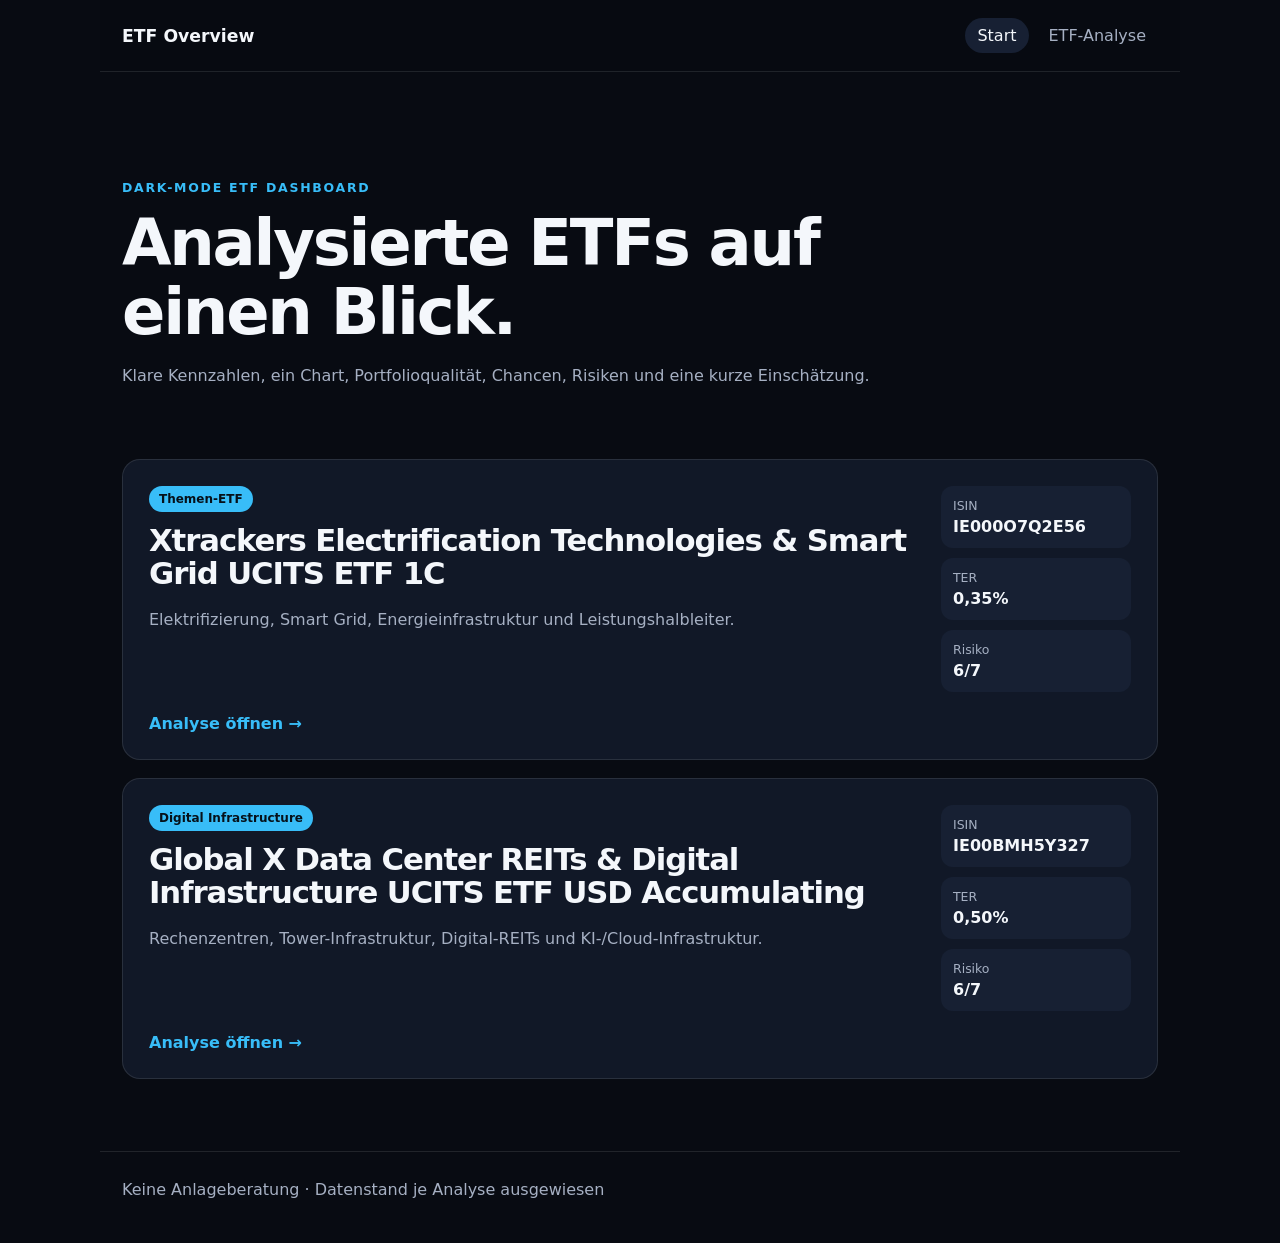
<file: index.html>
<!doctype html>
<html lang="de">
<head>
  <meta charset="utf-8" />
  <meta name="viewport" content="width=device-width, initial-scale=1" />
  <title>ETF Overview</title>
  <meta name="description" content="Einfache Dark-Mode-Übersicht zu analysierten ETFs." />
  <link rel="stylesheet" href="styles.css" />
</head>
<body>
  <header class="topbar">
    <a class="logo" href="index.html">ETF Overview</a>
    <nav>
      <a class="active" href="index.html">Start</a>
      <a href="etf.html">ETF-Analyse</a>
    </nav>
  </header>

  <main class="container">
    <section class="hero-simple">
      <p class="kicker">Dark-Mode ETF Dashboard</p>
      <h1>Analysierte ETFs auf einen Blick.</h1>
      <p>Klare Kennzahlen, ein Chart, Portfolioqualität, Chancen, Risiken und eine kurze Einschätzung.</p>
    </section>

    <section class="card-list" aria-label="Analysierte ETFs">
      <a class="etf-tile" href="etf.html">
        <div>
          <span class="tag">Themen-ETF</span>
          <h2>Xtrackers Electrification Technologies & Smart Grid UCITS ETF 1C</h2>
          <p>Elektrifizierung, Smart Grid, Energieinfrastruktur und Leistungshalbleiter.</p>
        </div>
        <dl class="tile-facts">
          <div><dt>ISIN</dt><dd>IE000O7Q2E56</dd></div>
          <div><dt>TER</dt><dd>0,35%</dd></div>
          <div><dt>Risiko</dt><dd>6/7</dd></div>
        </dl>
        <span class="open-link">Analyse öffnen →</span>
      </a>

      <a class="etf-tile" href="data-center.html">
        <div>
          <span class="tag">Digital Infrastructure</span>
          <h2>Global X Data Center REITs & Digital Infrastructure UCITS ETF USD Accumulating</h2>
          <p>Rechenzentren, Tower-Infrastruktur, Digital-REITs und KI-/Cloud-Infrastruktur.</p>
        </div>
        <dl class="tile-facts">
          <div><dt>ISIN</dt><dd>IE00BMH5Y327</dd></div>
          <div><dt>TER</dt><dd>0,50%</dd></div>
          <div><dt>Risiko</dt><dd>6/7</dd></div>
        </dl>
        <span class="open-link">Analyse öffnen →</span>
      </a>
    </section>
  </main>

  <footer class="footer">Keine Anlageberatung · Datenstand je Analyse ausgewiesen</footer>
</body>
</html>
</file>
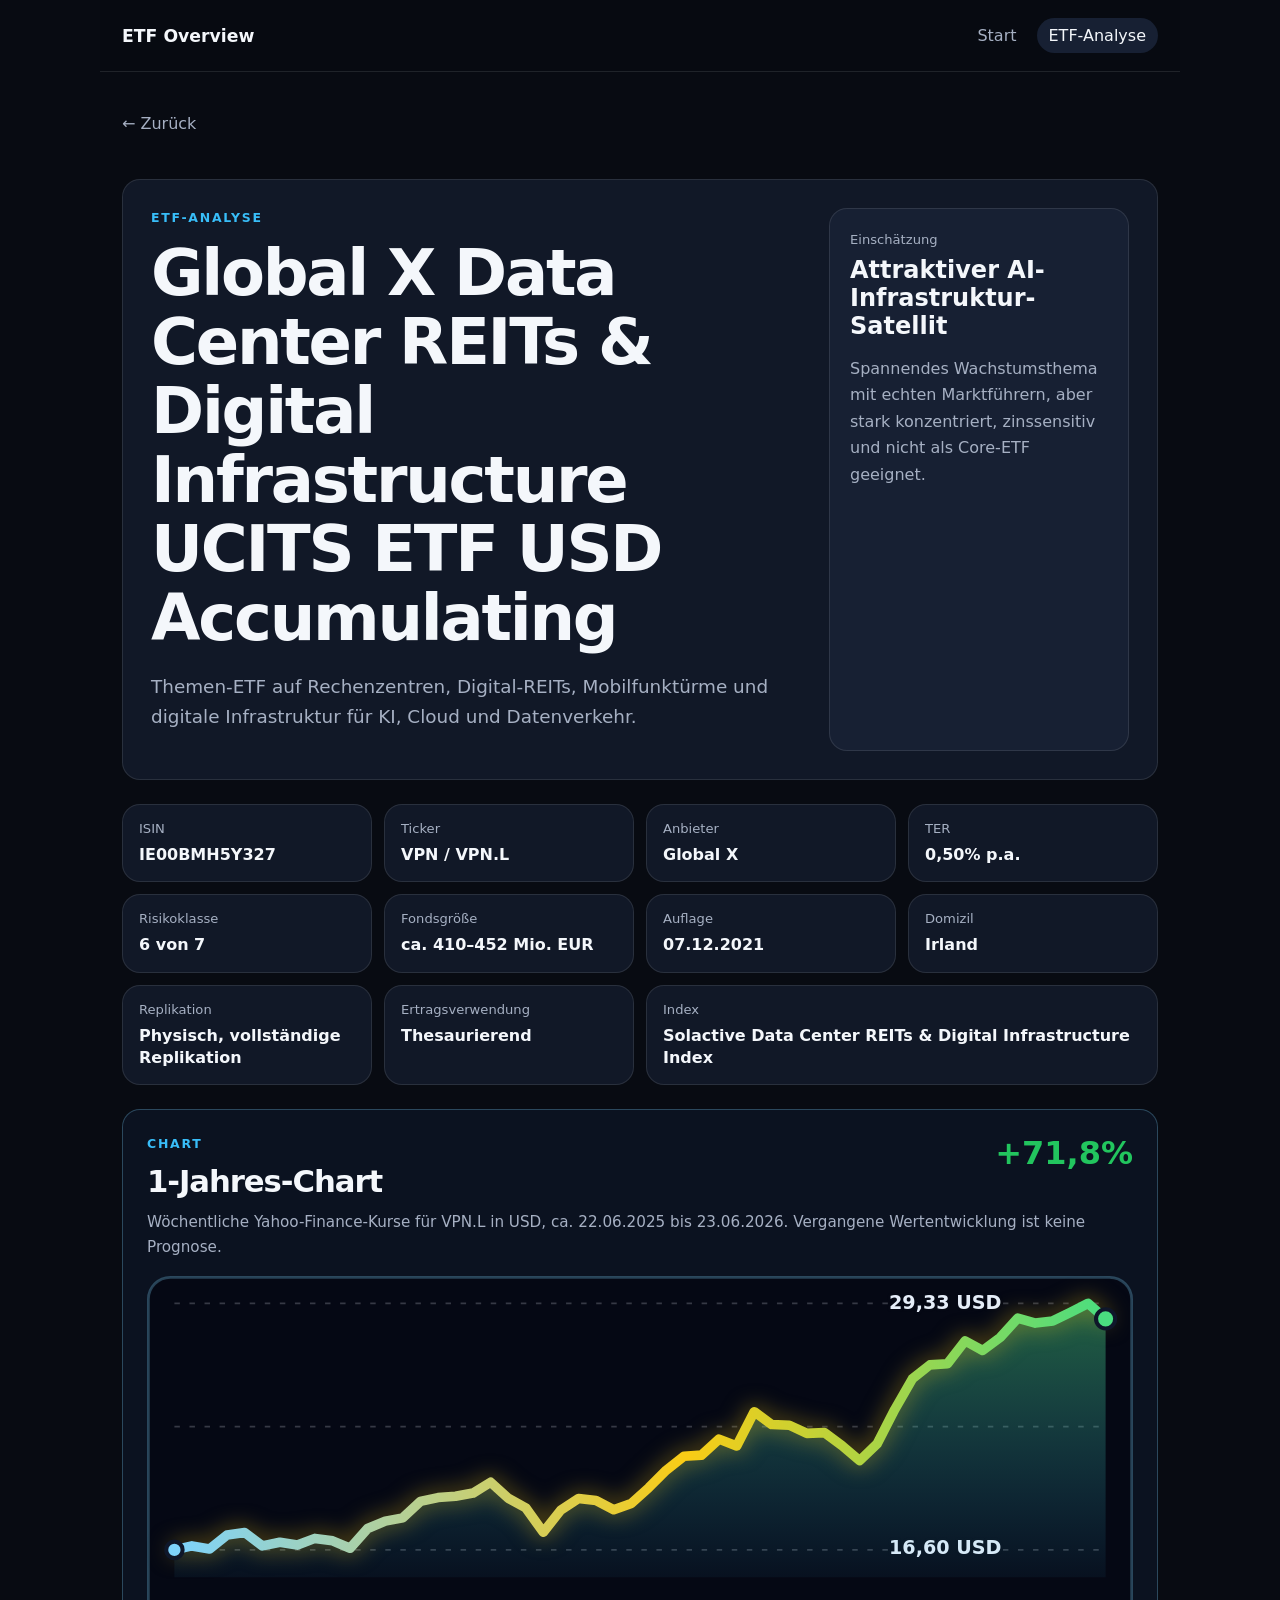
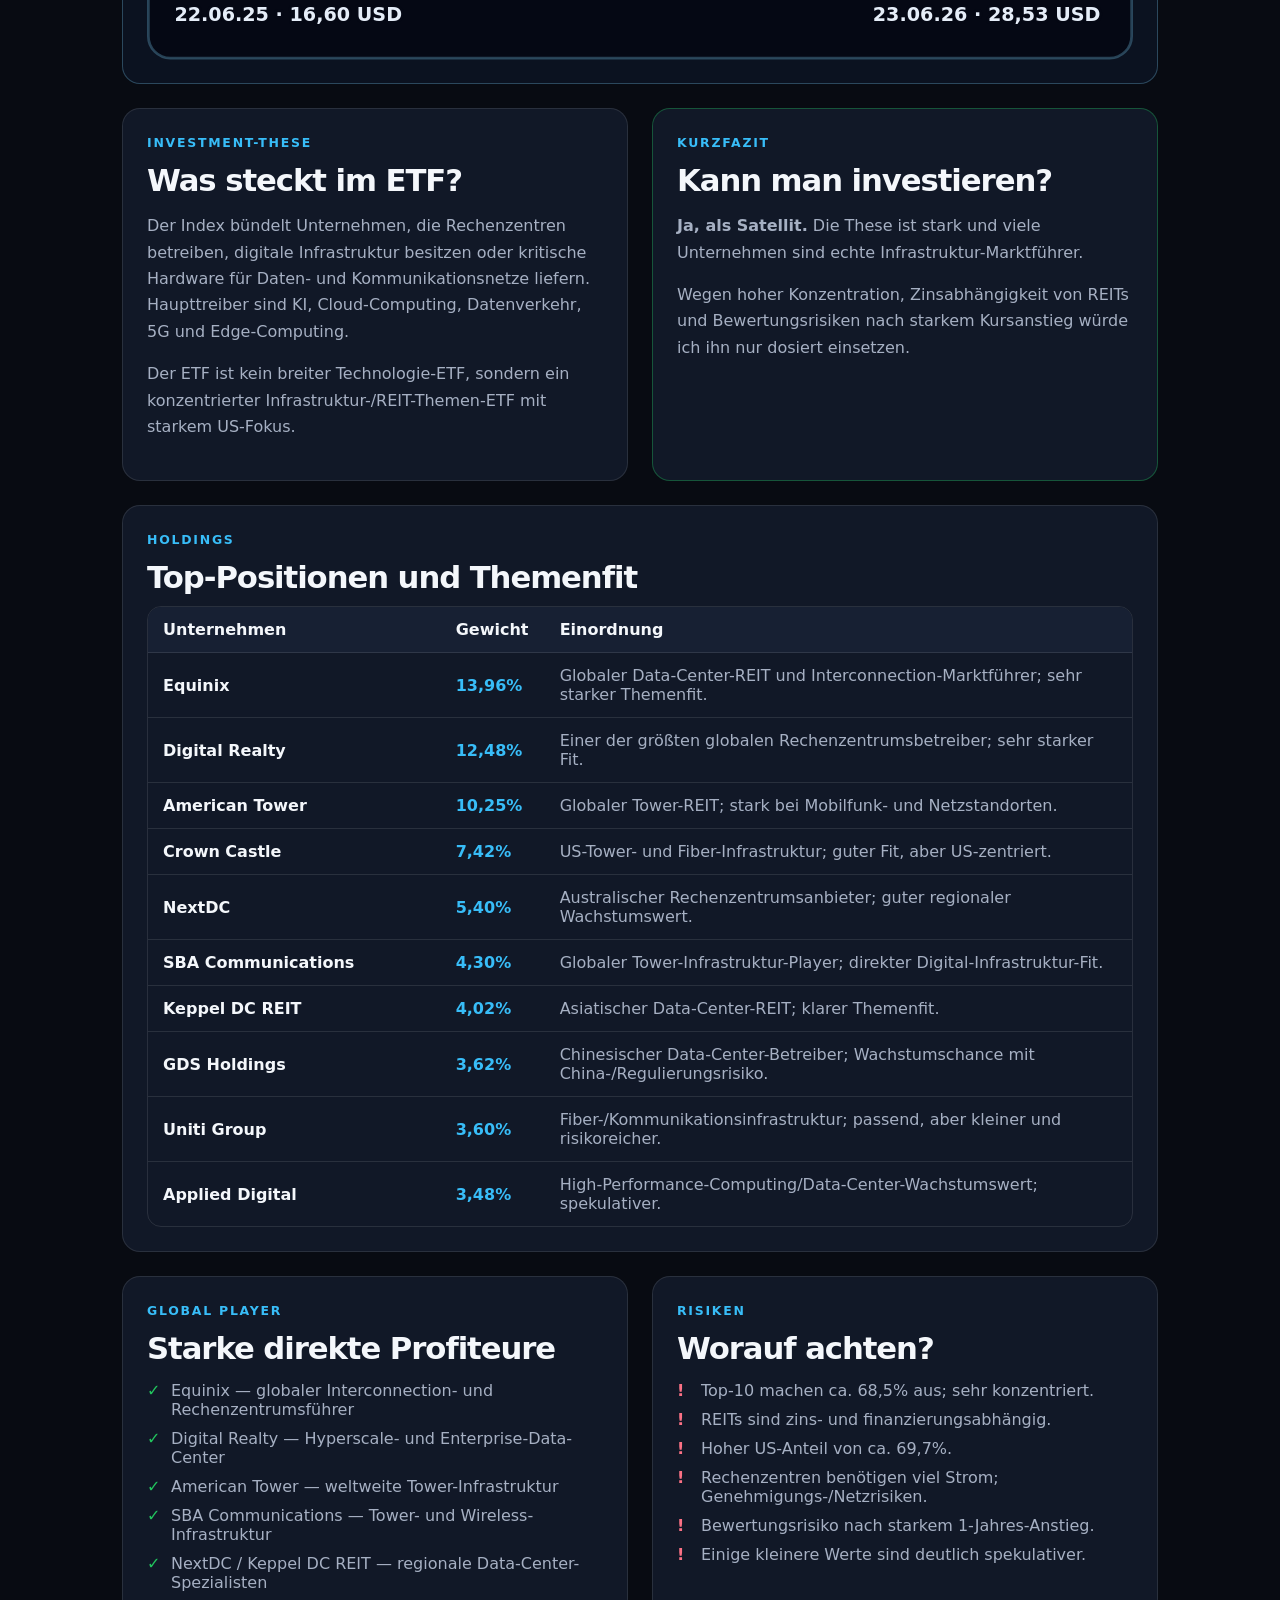
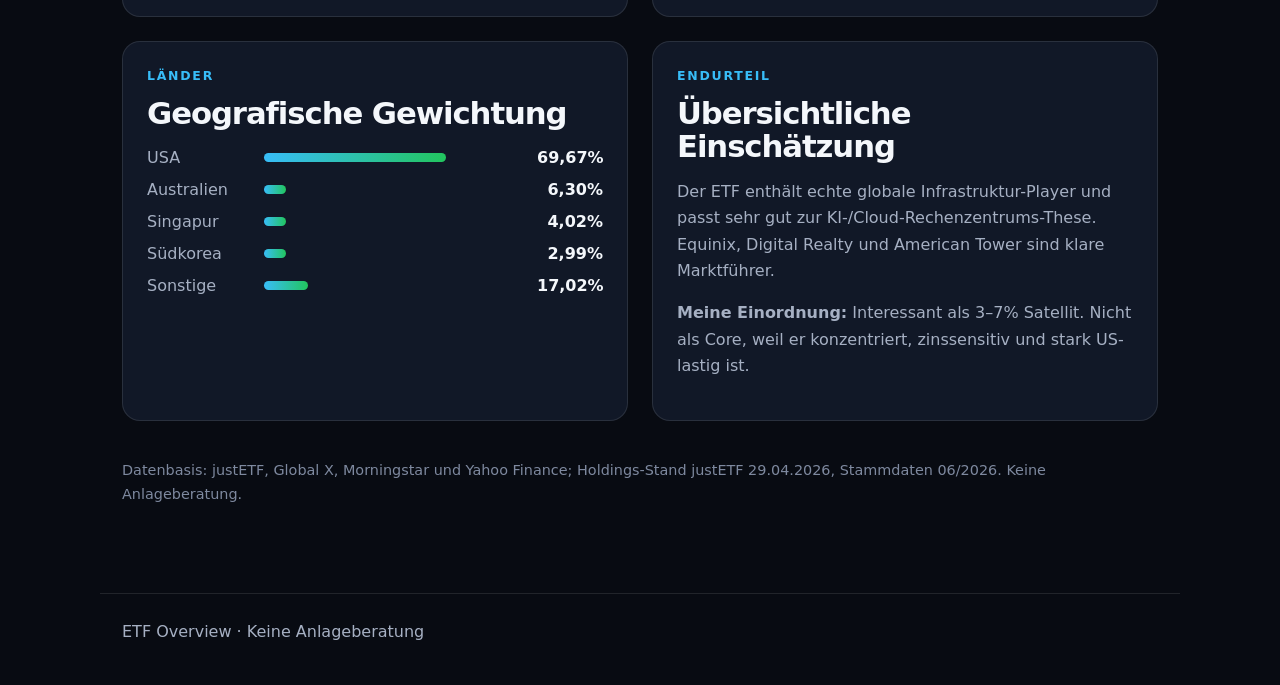
<file: data-center.html>
<!doctype html>
<html lang="de">
<head>
  <meta charset="utf-8" />
  <meta name="viewport" content="width=device-width, initial-scale=1" />
  <title>Global X Data Center REITs & Digital Infrastructure UCITS ETF USD Accumulating</title>
  <meta name="description" content="ETF-Analyse mit Chart, Kennzahlen, Holdings, Global-Player-Analyse, Chancen und Risiken." />
  <link rel="stylesheet" href="styles.css" />
</head>
<body>
  <header class="topbar">
    <a class="logo" href="index.html">ETF Overview</a>
    <nav>
      <a href="index.html">Start</a>
      <a class="active" href="data-center.html">ETF-Analyse</a>
    </nav>
  </header>

  <main class="container detail">
    <a class="back" href="index.html">← Zurück</a>

    <section class="summary-card">
      <div>
        <p class="kicker">ETF-Analyse</p>
        <h1>Global X Data Center REITs & Digital Infrastructure UCITS ETF USD Accumulating</h1>
        <p class="intro">Themen-ETF auf Rechenzentren, Digital-REITs, Mobilfunktürme und digitale Infrastruktur für KI, Cloud und Datenverkehr.</p>
      </div>
      <aside class="rating-box">
        <span>Einschätzung</span>
        <strong>Attraktiver AI-Infrastruktur-Satellit</strong>
        <p>Spannendes Wachstumsthema mit echten Marktführern, aber stark konzentriert, zinssensitiv und nicht als Core-ETF geeignet.</p>
      </aside>
    </section>

    <section class="facts-grid" aria-label="ETF Stammdaten">
      <div><span>ISIN</span><strong>IE00BMH5Y327</strong></div>
      <div><span>Ticker</span><strong>VPN / VPN.L</strong></div>
      <div><span>Anbieter</span><strong>Global X</strong></div>
      <div><span>TER</span><strong>0,50% p.a.</strong></div>
      <div><span>Risikoklasse</span><strong>6 von 7</strong></div>
      <div><span>Fondsgröße</span><strong>ca. 410–452 Mio. EUR</strong></div>
      <div><span>Auflage</span><strong>07.12.2021</strong></div>
      <div><span>Domizil</span><strong>Irland</strong></div>
      <div><span>Replikation</span><strong>Physisch, vollständige Replikation</strong></div>
      <div><span>Ertragsverwendung</span><strong>Thesaurierend</strong></div>
      <div class="wide"><span>Index</span><strong>Solactive Data Center REITs & Digital Infrastructure Index</strong></div>
    </section>

    <section class="panel chart-panel">
      <div class="section-title">
        <div>
          <p class="kicker">Chart</p>
          <h2>1-Jahres-Chart</h2>
        </div>
        <div class="chart-return">+71,8%</div>
      </div>
      <p class="note">Wöchentliche Yahoo-Finance-Kurse für VPN.L in USD, ca. 22.06.2025 bis 23.06.2026. Vergangene Wertentwicklung ist keine Prognose.</p>
      <svg class="chart" viewBox="0 0 720 280" role="img" aria-label="1-Jahres-Chart von 16,60 auf 28,53 USD">
        <defs>
          <linearGradient id="lineGradient" x1="0" x2="1" y1="0" y2="0">
            <stop offset="0" stop-color="#7dd3fc" />
            <stop offset="0.55" stop-color="#facc15" />
            <stop offset="1" stop-color="#4ade80" />
          </linearGradient>
          <linearGradient id="areaGradient" x1="0" x2="0" y1="0" y2="1">
            <stop offset="0" stop-color="#4ade80" stop-opacity="0.42" />
            <stop offset="1" stop-color="#38bdf8" stop-opacity="0.05" />
          </linearGradient>
        </defs>
        <rect x="1" y="1" width="718" height="278" rx="16" class="chart-bg" />
        <line x1="20" y1="20" x2="700" y2="20" class="grid-line" />
        <line x1="20" y1="110" x2="700" y2="110" class="grid-line" />
        <line x1="20" y1="200" x2="700" y2="200" class="grid-line" />
        <text class="axis-label" x="624" y="24">29,33 USD</text>
        <text class="axis-label" x="624" y="203">16,60 USD</text>
        <polygon class="chart-area" points="20.0,200.0 32.8,197.1 45.7,199.3 58.5,189.1 71.3,187.3 84.2,197.1 97.0,194.4 109.8,196.5 122.6,191.6 135.5,193.4 148.3,198.8 161.1,184.4 174.0,179.0 186.8,176.6 199.6,164.6 212.5,161.8 225.3,160.8 238.1,158.5 250.9,150.6 263.8,162.3 276.6,169.3 289.4,187.1 302.3,170.8 315.1,162.5 327.9,163.9 340.8,170.7 353.6,166.1 366.4,154.6 379.2,141.8 392.1,131.6 404.9,130.8 417.7,119.1 430.6,124.1 443.4,99.1 456.2,108.5 469.1,109.0 481.9,114.9 494.7,114.4 507.5,123.9 520.4,134.8 533.2,122.5 546.0,97.5 558.9,75.1 571.7,64.9 584.5,64.1 597.4,47.4 610.2,54.4 623.0,44.9 635.8,30.8 648.7,34.4 661.5,32.8 674.3,26.6 687.2,20.0 700.0,31.3 700,220 20,220" />
        <polyline class="chart-line" points="20.0,200.0 32.8,197.1 45.7,199.3 58.5,189.1 71.3,187.3 84.2,197.1 97.0,194.4 109.8,196.5 122.6,191.6 135.5,193.4 148.3,198.8 161.1,184.4 174.0,179.0 186.8,176.6 199.6,164.6 212.5,161.8 225.3,160.8 238.1,158.5 250.9,150.6 263.8,162.3 276.6,169.3 289.4,187.1 302.3,170.8 315.1,162.5 327.9,163.9 340.8,170.7 353.6,166.1 366.4,154.6 379.2,141.8 392.1,131.6 404.9,130.8 417.7,119.1 430.6,124.1 443.4,99.1 456.2,108.5 469.1,109.0 481.9,114.9 494.7,114.4 507.5,123.9 520.4,134.8 533.2,122.5 546.0,97.5 558.9,75.1 571.7,64.9 584.5,64.1 597.4,47.4 610.2,54.4 623.0,44.9 635.8,30.8 648.7,34.4 661.5,32.8 674.3,26.6 687.2,20.0 700.0,31.3" />
        <circle class="chart-point start" cx="20" cy="200" r="6" />
        <circle class="chart-point end" cx="700" cy="31.3" r="7" />
        <text class="date-label" x="20" y="252">22.06.25 · 16,60 USD</text>
        <text class="date-label end-label" x="530" y="252">23.06.26 · 28,53 USD</text>
      </svg>
    </section>

    <section class="two-cols">
      <article class="panel">
        <p class="kicker">Investment-These</p>
        <h2>Was steckt im ETF?</h2>
        <p>Der Index bündelt Unternehmen, die Rechenzentren betreiben, digitale Infrastruktur besitzen oder kritische Hardware für Daten- und Kommunikationsnetze liefern. Haupttreiber sind KI, Cloud-Computing, Datenverkehr, 5G und Edge-Computing.</p>
        <p>Der ETF ist kein breiter Technologie-ETF, sondern ein konzentrierter Infrastruktur-/REIT-Themen-ETF mit starkem US-Fokus.</p>
      </article>
      <article class="panel highlight">
        <p class="kicker">Kurzfazit</p>
        <h2>Kann man investieren?</h2>
        <p><strong>Ja, als Satellit.</strong> Die These ist stark und viele Unternehmen sind echte Infrastruktur-Marktführer.</p>
        <p>Wegen hoher Konzentration, Zinsabhängigkeit von REITs und Bewertungsrisiken nach starkem Kursanstieg würde ich ihn nur dosiert einsetzen.</p>
      </article>
    </section>

    <section class="panel">
      <div class="section-title">
        <div>
          <p class="kicker">Holdings</p>
          <h2>Top-Positionen und Themenfit</h2>
        </div>
      </div>
      <div class="holdings compact">
        <div class="row head"><span>Unternehmen</span><span>Gewicht</span><span>Einordnung</span></div>
        <div class="row"><span>Equinix</span><span>13,96%</span><span>Globaler Data-Center-REIT und Interconnection-Marktführer; sehr starker Themenfit.</span></div>
        <div class="row"><span>Digital Realty</span><span>12,48%</span><span>Einer der größten globalen Rechenzentrumsbetreiber; sehr starker Fit.</span></div>
        <div class="row"><span>American Tower</span><span>10,25%</span><span>Globaler Tower-REIT; stark bei Mobilfunk- und Netzstandorten.</span></div>
        <div class="row"><span>Crown Castle</span><span>7,42%</span><span>US-Tower- und Fiber-Infrastruktur; guter Fit, aber US-zentriert.</span></div>
        <div class="row"><span>NextDC</span><span>5,40%</span><span>Australischer Rechenzentrumsanbieter; guter regionaler Wachstumswert.</span></div>
        <div class="row"><span>SBA Communications</span><span>4,30%</span><span>Globaler Tower-Infrastruktur-Player; direkter Digital-Infrastruktur-Fit.</span></div>
        <div class="row"><span>Keppel DC REIT</span><span>4,02%</span><span>Asiatischer Data-Center-REIT; klarer Themenfit.</span></div>
        <div class="row"><span>GDS Holdings</span><span>3,62%</span><span>Chinesischer Data-Center-Betreiber; Wachstumschance mit China-/Regulierungsrisiko.</span></div>
        <div class="row"><span>Uniti Group</span><span>3,60%</span><span>Fiber-/Kommunikationsinfrastruktur; passend, aber kleiner und risikoreicher.</span></div>
        <div class="row"><span>Applied Digital</span><span>3,48%</span><span>High-Performance-Computing/Data-Center-Wachstumswert; spekulativer.</span></div>
      </div>
    </section>

    <section class="two-cols">
      <article class="panel">
        <p class="kicker">Global Player</p>
        <h2>Starke direkte Profiteure</h2>
        <ul class="clean-list">
          <li>Equinix — globaler Interconnection- und Rechenzentrumsführer</li>
          <li>Digital Realty — Hyperscale- und Enterprise-Data-Center</li>
          <li>American Tower — weltweite Tower-Infrastruktur</li>
          <li>SBA Communications — Tower- und Wireless-Infrastruktur</li>
          <li>NextDC / Keppel DC REIT — regionale Data-Center-Spezialisten</li>
        </ul>
      </article>
      <article class="panel">
        <p class="kicker">Risiken</p>
        <h2>Worauf achten?</h2>
        <ul class="clean-list risk-list">
          <li>Top-10 machen ca. 68,5% aus; sehr konzentriert.</li>
          <li>REITs sind zins- und finanzierungsabhängig.</li>
          <li>Hoher US-Anteil von ca. 69,7%.</li>
          <li>Rechenzentren benötigen viel Strom; Genehmigungs-/Netzrisiken.</li>
          <li>Bewertungsrisiko nach starkem 1-Jahres-Anstieg.</li>
          <li>Einige kleinere Werte sind deutlich spekulativer.</li>
        </ul>
      </article>
    </section>

    <section class="two-cols">
      <article class="panel">
        <p class="kicker">Länder</p>
        <h2>Geografische Gewichtung</h2>
        <div class="bars">
          <div><span>USA</span><b style="width:69.67%"></b><em>69,67%</em></div>
          <div><span>Australien</span><b style="width:6.30%"></b><em>6,30%</em></div>
          <div><span>Singapur</span><b style="width:4.02%"></b><em>4,02%</em></div>
          <div><span>Südkorea</span><b style="width:2.99%"></b><em>2,99%</em></div>
          <div><span>Sonstige</span><b style="width:17.02%"></b><em>17,02%</em></div>
        </div>
      </article>
      <article class="panel">
        <p class="kicker">Endurteil</p>
        <h2>Übersichtliche Einschätzung</h2>
        <p>Der ETF enthält echte globale Infrastruktur-Player und passt sehr gut zur KI-/Cloud-Rechenzentrums-These. Equinix, Digital Realty und American Tower sind klare Marktführer.</p>
        <p><strong>Meine Einordnung:</strong> Interessant als 3–7% Satellit. Nicht als Core, weil er konzentriert, zinssensitiv und stark US-lastig ist.</p>
      </article>
    </section>

    <p class="source-note">Datenbasis: justETF, Global X, Morningstar und Yahoo Finance; Holdings-Stand justETF 29.04.2026, Stammdaten 06/2026. Keine Anlageberatung.</p>
  </main>

  <footer class="footer">ETF Overview · Keine Anlageberatung</footer>
</body>
</html>
</file>
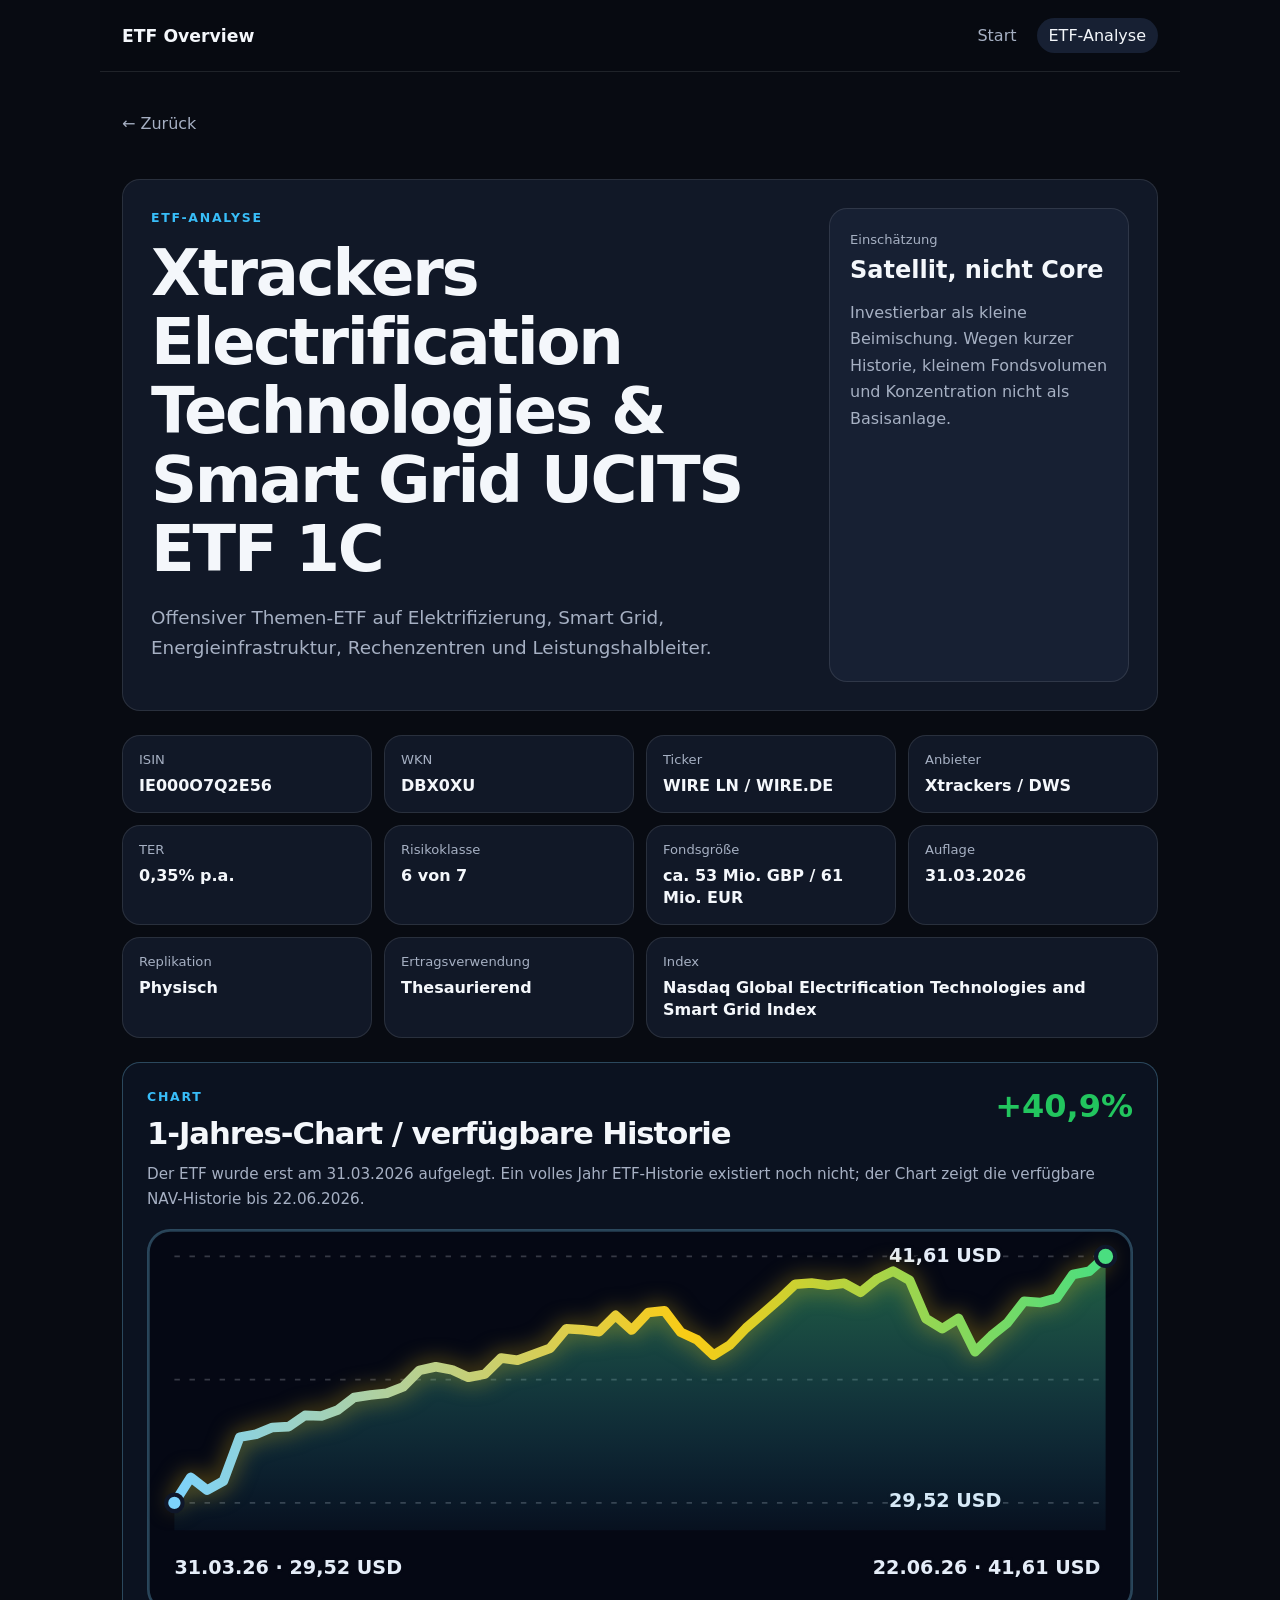
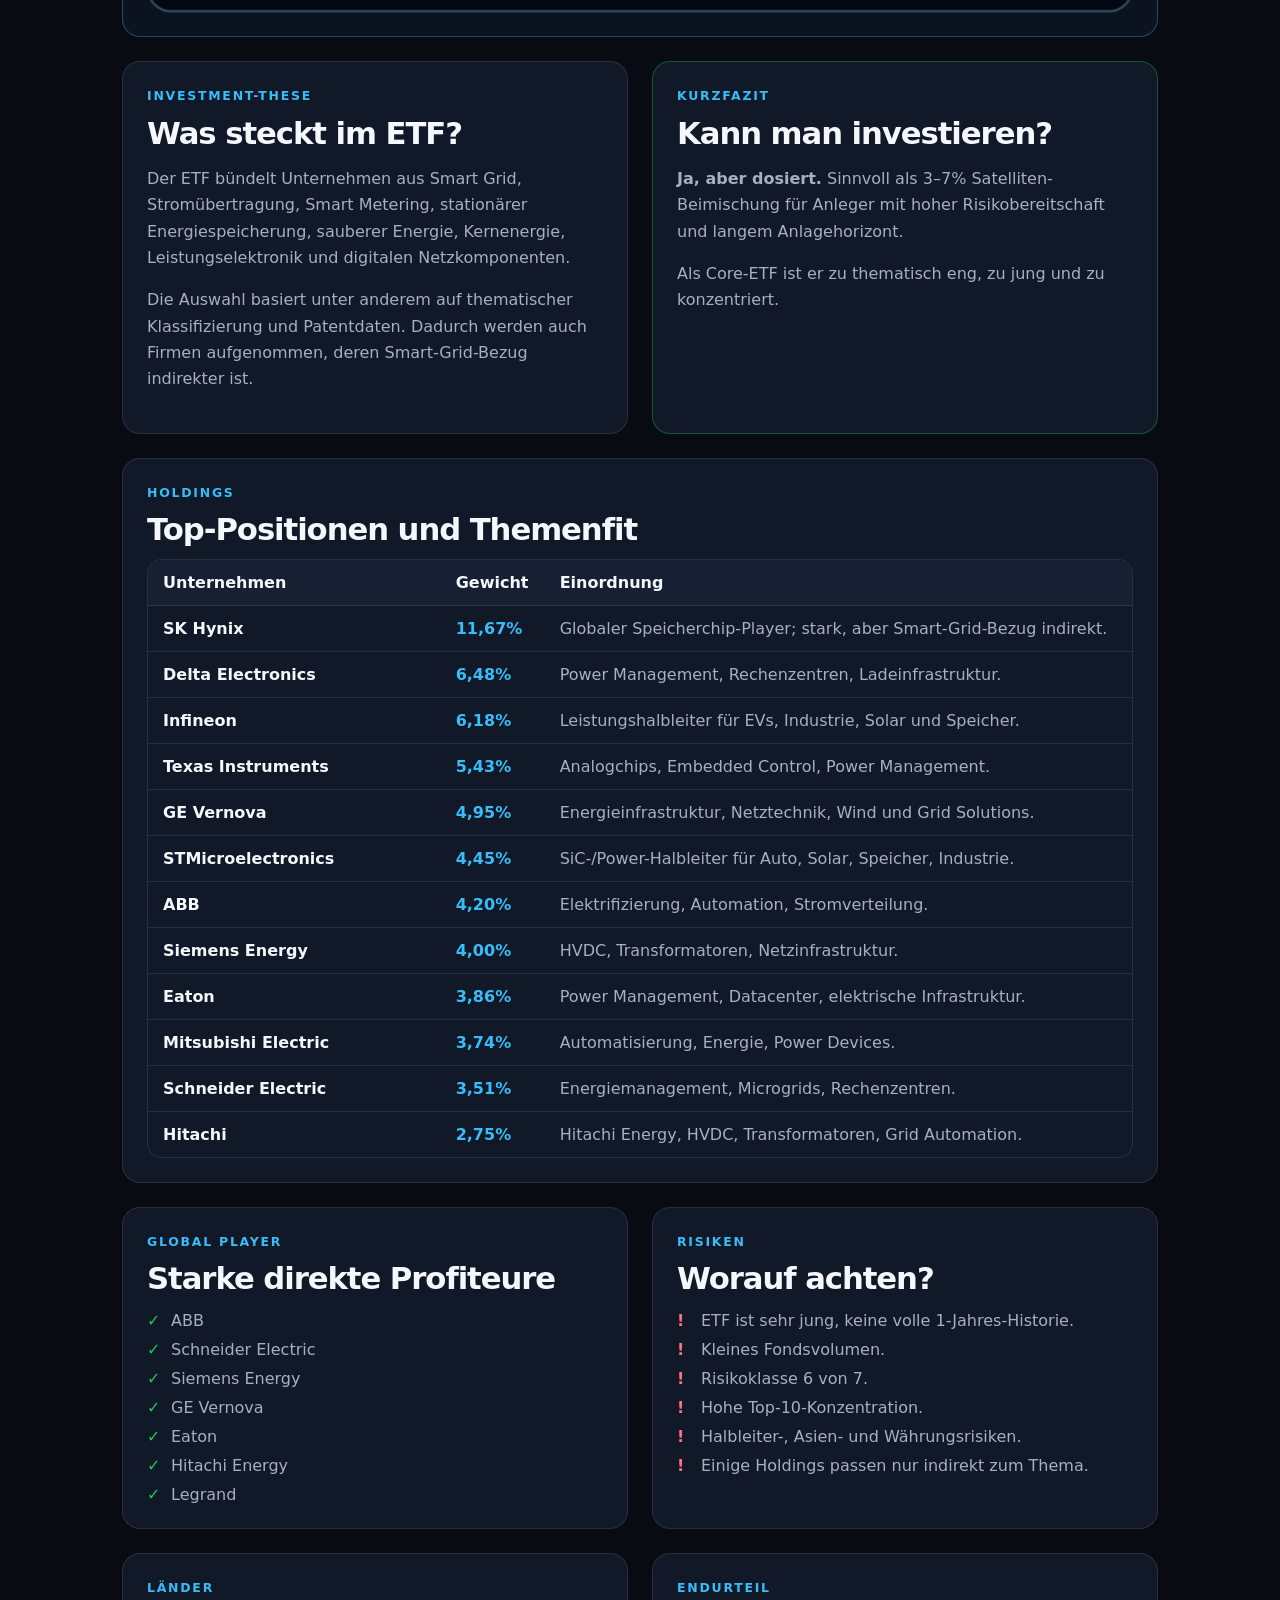
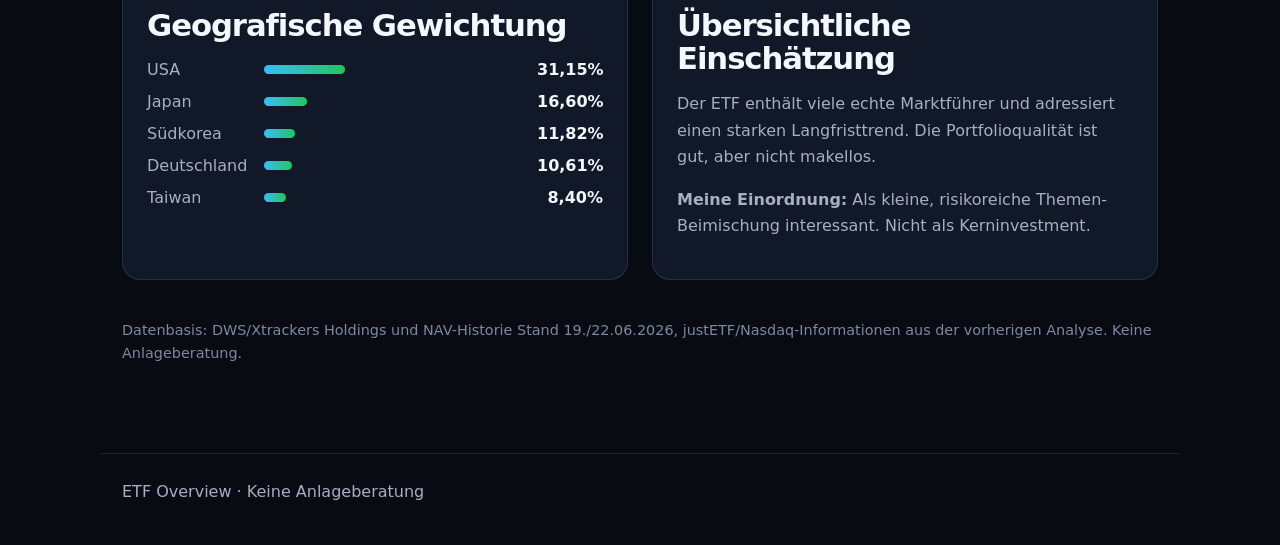
<file: etf.html>
<!doctype html>
<html lang="de">
<head>
  <meta charset="utf-8" />
  <meta name="viewport" content="width=device-width, initial-scale=1" />
  <title>Xtrackers Electrification Technologies & Smart Grid UCITS ETF 1C</title>
  <meta name="description" content="ETF-Übersicht mit Chart, Kennzahlen, Holdings, Chancen und Risiken." />
  <link rel="stylesheet" href="styles.css" />
</head>
<body>
  <header class="topbar">
    <a class="logo" href="index.html">ETF Overview</a>
    <nav>
      <a href="index.html">Start</a>
      <a class="active" href="etf.html">ETF-Analyse</a>
    </nav>
  </header>

  <main class="container detail">
    <a class="back" href="index.html">← Zurück</a>

    <section class="summary-card">
      <div>
        <p class="kicker">ETF-Analyse</p>
        <h1>Xtrackers Electrification Technologies & Smart Grid UCITS ETF 1C</h1>
        <p class="intro">Offensiver Themen-ETF auf Elektrifizierung, Smart Grid, Energieinfrastruktur, Rechenzentren und Leistungshalbleiter.</p>
      </div>
      <aside class="rating-box">
        <span>Einschätzung</span>
        <strong>Satellit, nicht Core</strong>
        <p>Investierbar als kleine Beimischung. Wegen kurzer Historie, kleinem Fondsvolumen und Konzentration nicht als Basisanlage.</p>
      </aside>
    </section>

    <section class="facts-grid" aria-label="ETF Stammdaten">
      <div><span>ISIN</span><strong>IE000O7Q2E56</strong></div>
      <div><span>WKN</span><strong>DBX0XU</strong></div>
      <div><span>Ticker</span><strong>WIRE LN / WIRE.DE</strong></div>
      <div><span>Anbieter</span><strong>Xtrackers / DWS</strong></div>
      <div><span>TER</span><strong>0,35% p.a.</strong></div>
      <div><span>Risikoklasse</span><strong>6 von 7</strong></div>
      <div><span>Fondsgröße</span><strong>ca. 53 Mio. GBP / 61 Mio. EUR</strong></div>
      <div><span>Auflage</span><strong>31.03.2026</strong></div>
      <div><span>Replikation</span><strong>Physisch</strong></div>
      <div><span>Ertragsverwendung</span><strong>Thesaurierend</strong></div>
      <div class="wide"><span>Index</span><strong>Nasdaq Global Electrification Technologies and Smart Grid Index</strong></div>
    </section>

    <section class="panel chart-panel">
      <div class="section-title">
        <div>
          <p class="kicker">Chart</p>
          <h2>1-Jahres-Chart / verfügbare Historie</h2>
        </div>
        <div class="chart-return">+40,9%</div>
      </div>
      <p class="note">Der ETF wurde erst am 31.03.2026 aufgelegt. Ein volles Jahr ETF-Historie existiert noch nicht; der Chart zeigt die verfügbare NAV-Historie bis 22.06.2026.</p>
      <svg class="chart" viewBox="0 0 720 280" role="img" aria-label="NAV-Chart seit Auflage von 29,52 auf 41,61 USD">
        <defs>
          <linearGradient id="lineGradient" x1="0" x2="1" y1="0" y2="0">
            <stop offset="0" stop-color="#7dd3fc" />
            <stop offset="0.55" stop-color="#facc15" />
            <stop offset="1" stop-color="#4ade80" />
          </linearGradient>
          <linearGradient id="areaGradient" x1="0" x2="0" y1="0" y2="1">
            <stop offset="0" stop-color="#4ade80" stop-opacity="0.42" />
            <stop offset="1" stop-color="#38bdf8" stop-opacity="0.05" />
          </linearGradient>
        </defs>
        <rect x="1" y="1" width="718" height="278" rx="16" class="chart-bg" />
        <line x1="20" y1="20" x2="700" y2="20" class="grid-line" />
        <line x1="20" y1="110" x2="700" y2="110" class="grid-line" />
        <line x1="20" y1="200" x2="700" y2="200" class="grid-line" />
        <text class="axis-label" x="624" y="24">41,61 USD</text>
        <text class="axis-label" x="624" y="203">29,52 USD</text>
        <polygon class="chart-area" points="20.0,200.0 31.9,181.4 43.9,190.7 55.8,184.0 67.7,152.0 79.6,149.9 91.6,144.9 103.5,144.3 115.4,136.1 127.4,136.5 139.3,132.2 151.2,123.0 163.2,121.2 175.1,119.9 187.0,115.3 198.9,103.2 210.9,100.6 222.8,102.9 234.7,108.3 246.7,106.0 258.6,94.2 270.5,95.8 282.5,91.4 294.4,87.0 306.3,72.8 318.2,73.6 330.2,75.0 342.1,63.1 354.0,73.8 366.0,61.0 377.9,59.7 389.8,75.4 401.8,81.0 413.7,92.1 425.6,84.7 437.5,72.3 449.5,62.0 461.4,51.6 473.3,40.3 485.3,39.5 497.2,41.0 509.1,39.6 521.1,46.2 533.0,36.5 544.9,30.8 556.8,37.4 568.8,65.4 580.7,72.8 592.6,65.3 604.6,89.6 616.5,78.0 628.4,68.4 640.4,52.8 652.3,53.7 664.2,50.4 676.1,33.2 688.1,30.9 700.0,20.0 700,220 20,220" />
        <polyline class="chart-line" points="20.0,200.0 31.9,181.4 43.9,190.7 55.8,184.0 67.7,152.0 79.6,149.9 91.6,144.9 103.5,144.3 115.4,136.1 127.4,136.5 139.3,132.2 151.2,123.0 163.2,121.2 175.1,119.9 187.0,115.3 198.9,103.2 210.9,100.6 222.8,102.9 234.7,108.3 246.7,106.0 258.6,94.2 270.5,95.8 282.5,91.4 294.4,87.0 306.3,72.8 318.2,73.6 330.2,75.0 342.1,63.1 354.0,73.8 366.0,61.0 377.9,59.7 389.8,75.4 401.8,81.0 413.7,92.1 425.6,84.7 437.5,72.3 449.5,62.0 461.4,51.6 473.3,40.3 485.3,39.5 497.2,41.0 509.1,39.6 521.1,46.2 533.0,36.5 544.9,30.8 556.8,37.4 568.8,65.4 580.7,72.8 592.6,65.3 604.6,89.6 616.5,78.0 628.4,68.4 640.4,52.8 652.3,53.7 664.2,50.4 676.1,33.2 688.1,30.9 700.0,20.0" />
        <circle class="chart-point start" cx="20" cy="200" r="6" />
        <circle class="chart-point end" cx="700" cy="20" r="7" />
        <text class="date-label" x="20" y="252">31.03.26 · 29,52 USD</text>
        <text class="date-label end-label" x="530" y="252">22.06.26 · 41,61 USD</text>
      </svg>
    </section>

    <section class="two-cols">
      <article class="panel">
        <p class="kicker">Investment-These</p>
        <h2>Was steckt im ETF?</h2>
        <p>Der ETF bündelt Unternehmen aus Smart Grid, Stromübertragung, Smart Metering, stationärer Energiespeicherung, sauberer Energie, Kernenergie, Leistungselektronik und digitalen Netzkomponenten.</p>
        <p>Die Auswahl basiert unter anderem auf thematischer Klassifizierung und Patentdaten. Dadurch werden auch Firmen aufgenommen, deren Smart-Grid-Bezug indirekter ist.</p>
      </article>
      <article class="panel highlight">
        <p class="kicker">Kurzfazit</p>
        <h2>Kann man investieren?</h2>
        <p><strong>Ja, aber dosiert.</strong> Sinnvoll als 3–7% Satelliten-Beimischung für Anleger mit hoher Risikobereitschaft und langem Anlagehorizont.</p>
        <p>Als Core-ETF ist er zu thematisch eng, zu jung und zu konzentriert.</p>
      </article>
    </section>

    <section class="panel">
      <div class="section-title">
        <div>
          <p class="kicker">Holdings</p>
          <h2>Top-Positionen und Themenfit</h2>
        </div>
      </div>
      <div class="holdings compact">
        <div class="row head"><span>Unternehmen</span><span>Gewicht</span><span>Einordnung</span></div>
        <div class="row"><span>SK Hynix</span><span>11,67%</span><span>Globaler Speicherchip-Player; stark, aber Smart-Grid-Bezug indirekt.</span></div>
        <div class="row"><span>Delta Electronics</span><span>6,48%</span><span>Power Management, Rechenzentren, Ladeinfrastruktur.</span></div>
        <div class="row"><span>Infineon</span><span>6,18%</span><span>Leistungshalbleiter für EVs, Industrie, Solar und Speicher.</span></div>
        <div class="row"><span>Texas Instruments</span><span>5,43%</span><span>Analogchips, Embedded Control, Power Management.</span></div>
        <div class="row"><span>GE Vernova</span><span>4,95%</span><span>Energieinfrastruktur, Netztechnik, Wind und Grid Solutions.</span></div>
        <div class="row"><span>STMicroelectronics</span><span>4,45%</span><span>SiC-/Power-Halbleiter für Auto, Solar, Speicher, Industrie.</span></div>
        <div class="row"><span>ABB</span><span>4,20%</span><span>Elektrifizierung, Automation, Stromverteilung.</span></div>
        <div class="row"><span>Siemens Energy</span><span>4,00%</span><span>HVDC, Transformatoren, Netzinfrastruktur.</span></div>
        <div class="row"><span>Eaton</span><span>3,86%</span><span>Power Management, Datacenter, elektrische Infrastruktur.</span></div>
        <div class="row"><span>Mitsubishi Electric</span><span>3,74%</span><span>Automatisierung, Energie, Power Devices.</span></div>
        <div class="row"><span>Schneider Electric</span><span>3,51%</span><span>Energiemanagement, Microgrids, Rechenzentren.</span></div>
        <div class="row"><span>Hitachi</span><span>2,75%</span><span>Hitachi Energy, HVDC, Transformatoren, Grid Automation.</span></div>
      </div>
    </section>

    <section class="two-cols">
      <article class="panel">
        <p class="kicker">Global Player</p>
        <h2>Starke direkte Profiteure</h2>
        <ul class="clean-list">
          <li>ABB</li>
          <li>Schneider Electric</li>
          <li>Siemens Energy</li>
          <li>GE Vernova</li>
          <li>Eaton</li>
          <li>Hitachi Energy</li>
          <li>Legrand</li>
        </ul>
      </article>
      <article class="panel">
        <p class="kicker">Risiken</p>
        <h2>Worauf achten?</h2>
        <ul class="clean-list risk-list">
          <li>ETF ist sehr jung, keine volle 1-Jahres-Historie.</li>
          <li>Kleines Fondsvolumen.</li>
          <li>Risikoklasse 6 von 7.</li>
          <li>Hohe Top-10-Konzentration.</li>
          <li>Halbleiter-, Asien- und Währungsrisiken.</li>
          <li>Einige Holdings passen nur indirekt zum Thema.</li>
        </ul>
      </article>
    </section>

    <section class="two-cols">
      <article class="panel">
        <p class="kicker">Länder</p>
        <h2>Geografische Gewichtung</h2>
        <div class="bars">
          <div><span>USA</span><b style="width:31.15%"></b><em>31,15%</em></div>
          <div><span>Japan</span><b style="width:16.60%"></b><em>16,60%</em></div>
          <div><span>Südkorea</span><b style="width:11.82%"></b><em>11,82%</em></div>
          <div><span>Deutschland</span><b style="width:10.61%"></b><em>10,61%</em></div>
          <div><span>Taiwan</span><b style="width:8.40%"></b><em>8,40%</em></div>
        </div>
      </article>
      <article class="panel">
        <p class="kicker">Endurteil</p>
        <h2>Übersichtliche Einschätzung</h2>
        <p>Der ETF enthält viele echte Marktführer und adressiert einen starken Langfristtrend. Die Portfolioqualität ist gut, aber nicht makellos.</p>
        <p><strong>Meine Einordnung:</strong> Als kleine, risikoreiche Themen-Beimischung interessant. Nicht als Kerninvestment.</p>
      </article>
    </section>

    <p class="source-note">Datenbasis: DWS/Xtrackers Holdings und NAV-Historie Stand 19./22.06.2026, justETF/Nasdaq-Informationen aus der vorherigen Analyse. Keine Anlageberatung.</p>
  </main>

  <footer class="footer">ETF Overview · Keine Anlageberatung</footer>
</body>
</html>
</file>
<file: styles.css>
:root {
  color-scheme: dark;
  --bg: #080b12;
  --surface: #111827;
  --surface-2: #172033;
  --text: #f4f7fb;
  --muted: #a6b0c3;
  --line: rgba(255, 255, 255, 0.1);
  --accent: #38bdf8;
  --green: #22c55e;
  --red: #fb7185;
  --radius: 18px;
  --max: 1080px;
}

* { box-sizing: border-box; }

body {
  margin: 0;
  font-family: Inter, ui-sans-serif, system-ui, -apple-system, BlinkMacSystemFont, "Segoe UI", sans-serif;
  background: var(--bg);
  color: var(--text);
}

a { color: inherit; text-decoration: none; }

.topbar {
  position: sticky;
  top: 0;
  z-index: 10;
  display: flex;
  justify-content: space-between;
  align-items: center;
  max-width: var(--max);
  margin: 0 auto;
  padding: 18px 22px;
  background: rgba(8, 11, 18, 0.86);
  backdrop-filter: blur(14px);
  border-bottom: 1px solid var(--line);
}

.logo { font-weight: 800; font-size: 1.08rem; }
nav { display: flex; gap: 8px; }
nav a {
  color: var(--muted);
  padding: 8px 12px;
  border-radius: 999px;
}
nav a:hover, nav a.active { color: var(--text); background: var(--surface-2); }

.container {
  max-width: var(--max);
  margin: 0 auto;
  padding: 42px 22px 72px;
}

.hero-simple {
  padding: 64px 0 34px;
  max-width: 820px;
}

.kicker {
  margin: 0 0 10px;
  color: var(--accent);
  font-size: .78rem;
  font-weight: 800;
  letter-spacing: .14em;
  text-transform: uppercase;
}

h1, h2 { margin: 0; line-height: 1.08; letter-spacing: -0.035em; }
h1 { font-size: clamp(2.2rem, 5vw, 4.5rem); }
h2 { font-size: clamp(1.35rem, 2.4vw, 2rem); }
p { color: var(--muted); line-height: 1.65; }
.intro { font-size: 1.15rem; max-width: 760px; }

.card-list { display: grid; gap: 18px; margin-top: 20px; }
.etf-tile, .panel, .summary-card, .facts-grid > div, .rating-box {
  border: 1px solid var(--line);
  background: var(--surface);
  border-radius: var(--radius);
}

.etf-tile {
  display: grid;
  grid-template-columns: 1fr auto;
  gap: 22px;
  padding: 26px;
  transition: border-color .2s ease, transform .2s ease;
}
.etf-tile:hover { border-color: rgba(56, 189, 248, .55); transform: translateY(-2px); }
.etf-tile h2 { margin-top: 12px; }
.tag {
  display: inline-flex;
  width: fit-content;
  padding: 6px 10px;
  border-radius: 999px;
  color: #06111a;
  background: var(--accent);
  font-size: .75rem;
  font-weight: 800;
}
.tile-facts { display: grid; gap: 10px; min-width: 190px; margin: 0; }
.tile-facts div { padding: 12px; border-radius: 12px; background: var(--surface-2); }
dt { color: var(--muted); font-size: .78rem; }
dd { margin: 4px 0 0; font-weight: 800; }
.open-link { grid-column: 1 / -1; color: var(--accent); font-weight: 800; }

.back { display: inline-block; margin-bottom: 22px; color: var(--muted); }
.back:hover { color: var(--accent); }
.detail { display: grid; gap: 24px; }

.summary-card {
  display: grid;
  grid-template-columns: 1fr 300px;
  gap: 24px;
  padding: 28px;
}
.rating-box { padding: 20px; background: var(--surface-2); }
.rating-box span { color: var(--muted); font-size: .82rem; }
.rating-box strong { display: block; margin: 8px 0; font-size: 1.5rem; }
.rating-box p { margin-bottom: 0; }

.facts-grid {
  display: grid;
  grid-template-columns: repeat(4, minmax(0, 1fr));
  gap: 12px;
}
.facts-grid > div { padding: 16px; }
.facts-grid .wide { grid-column: span 2; }
.facts-grid span { display: block; color: var(--muted); font-size: .82rem; margin-bottom: 8px; }
.facts-grid strong { font-size: 1rem; line-height: 1.35; }

.panel { padding: 24px; }
.highlight { border-color: rgba(34, 197, 94, .35); }
.two-cols { display: grid; grid-template-columns: repeat(2, minmax(0, 1fr)); gap: 24px; }
.section-title { display: flex; justify-content: space-between; gap: 18px; align-items: start; margin-bottom: 12px; }
.note { margin: 8px 0 16px; font-size: .95rem; }
.chart-return { color: var(--green); font-size: 2rem; font-weight: 900; }

.chart-panel { background: #0b1220; border-color: rgba(125, 211, 252, .28); }
.chart { width: 100%; height: auto; display: block; overflow: visible; }
.chart-bg { fill: #050814; stroke: rgba(125, 211, 252, .28); stroke-width: 2; }
.grid-line { stroke: rgba(226, 232, 240, .22); stroke-width: 1.2; stroke-dasharray: 4 7; }
.chart-line {
  fill: none;
  stroke: url(#lineGradient);
  stroke-width: 7;
  stroke-linecap: round;
  stroke-linejoin: round;
  filter: drop-shadow(0 0 8px rgba(250, 204, 21, .5));
}
.chart-area { fill: url(#areaGradient); }
.chart-point { fill: #f8fafc; stroke: #0f172a; stroke-width: 3; }
.chart-point.end { fill: #4ade80; }
.chart-point.start { fill: #7dd3fc; }
.chart text { fill: #e5edf8; font-size: 14px; font-weight: 800; paint-order: stroke; stroke: #050814; stroke-width: 4px; stroke-linejoin: round; }
.axis-label { text-anchor: end; }
.date-label { fill: #f8fafc; }
.end-label { text-anchor: start; }

.holdings { border: 1px solid var(--line); border-radius: 14px; overflow: hidden; }
.row { display: grid; grid-template-columns: 1fr 90px 2fr; gap: 14px; padding: 13px 15px; border-bottom: 1px solid var(--line); align-items: center; }
.row:last-child { border-bottom: 0; }
.row.head { color: var(--text); background: var(--surface-2); font-weight: 800; }
.row:not(.head) span:first-child { font-weight: 800; }
.row:not(.head) span:nth-child(2) { color: var(--accent); font-weight: 800; }
.row:not(.head) span:last-child { color: var(--muted); }

.clean-list { margin: 16px 0 0; padding: 0; list-style: none; display: grid; gap: 10px; color: var(--muted); }
.clean-list li { padding-left: 24px; position: relative; }
.clean-list li::before { content: "✓"; position: absolute; left: 0; color: var(--green); font-weight: 900; }
.risk-list li::before { content: "!"; color: var(--red); }

.bars { display: grid; gap: 13px; margin-top: 18px; }
.bars div { display: grid; grid-template-columns: 105px 1fr 66px; gap: 12px; align-items: center; color: var(--muted); }
.bars b { display: block; height: 9px; min-width: 22px; border-radius: 999px; background: linear-gradient(90deg, var(--accent), var(--green)); }
.bars em { color: var(--text); font-style: normal; font-weight: 800; text-align: right; }

.source-note { font-size: .9rem; color: #7e899f; }
.footer {
  max-width: var(--max);
  margin: 0 auto;
  padding: 28px 22px 44px;
  color: var(--muted);
  border-top: 1px solid var(--line);
}

@media (max-width: 820px) {
  .topbar, .summary-card, .etf-tile { grid-template-columns: 1fr; }
  .topbar { align-items: flex-start; gap: 12px; }
  .facts-grid, .two-cols { grid-template-columns: 1fr; }
  .facts-grid .wide { grid-column: auto; }
  .row { grid-template-columns: 1fr; gap: 5px; }
  .row.head { display: none; }
  .tile-facts { min-width: 0; }
}

@media (max-width: 520px) {
  .container { padding-inline: 16px; }
  .topbar { padding-inline: 16px; }
  .summary-card, .panel, .etf-tile { padding: 18px; }
  .bars div { grid-template-columns: 1fr; }
  .bars em { text-align: left; }
}
</file>
